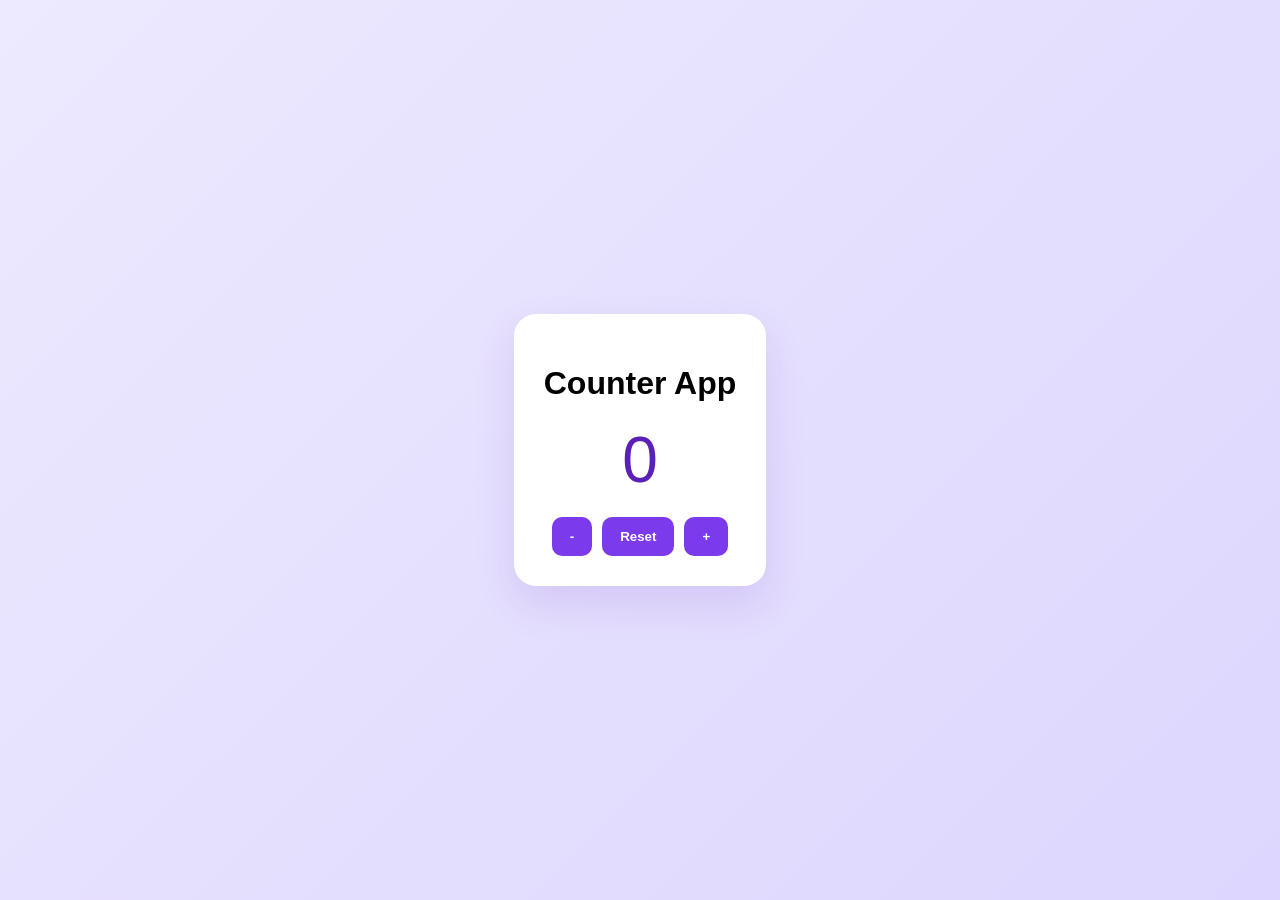
<file: 01_counter-app/index.html>
<!DOCTYPE html>
<html lang="en">
<head>
  <meta charset="UTF-8">
  <meta name="viewport" content="width=device-width, initial-scale=1.0">
  <title>Counter App</title>
  <link rel="stylesheet" href="style.css">
</head>
<body>
  <div class="counter-box">
    <h1>Counter App</h1>
    <p id="count">0</p>
    <div class="buttons">
      <button id="decreaseBtn">-</button>
      <button id="resetBtn">Reset</button>
      <button id="increaseBtn">+</button>
    </div>
  </div>
  <script src="script.js"></script>
</body>
</html>
</file>
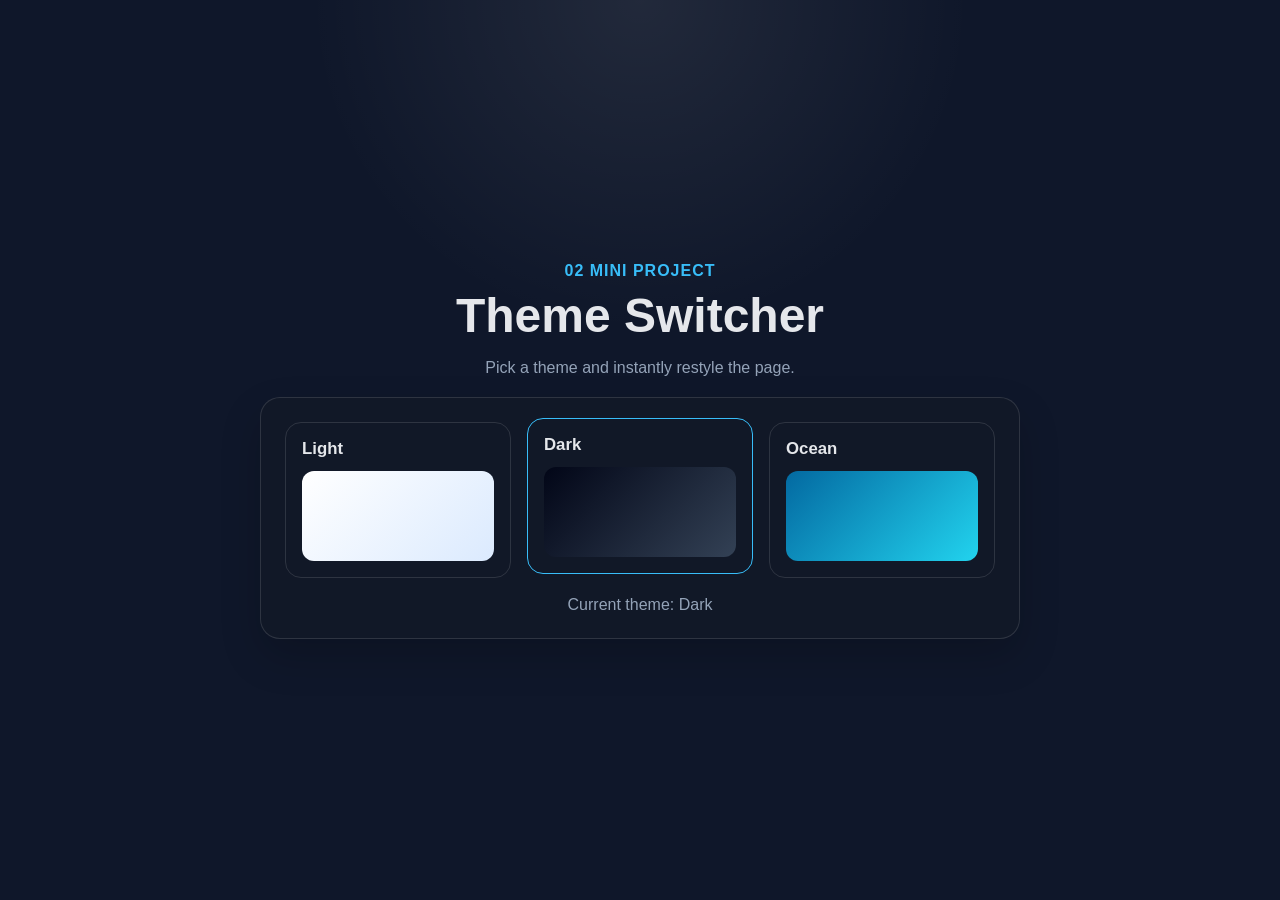
<file: 02_theme-switcher/index.html>
<!DOCTYPE html>
<html lang="en">
<head>
  <meta charset="UTF-8">
  <meta name="viewport" content="width=device-width, initial-scale=1.0">
  <title>Theme Switcher</title>
  <link rel="stylesheet" href="style.css">
</head>
<body data-theme="dark">
  <main class="app">
    <div class="hero">
      <p class="eyebrow">02 Mini Project</p>
      <h1>Theme Switcher</h1>
      <p class="subtitle">Pick a theme and instantly restyle the page.</p>
    </div>

    <section class="panel">
      <div class="theme-grid">
        <button class="theme-card active" data-theme="light">
          <span class="theme-name">Light</span>
          <span class="theme-preview light-preview"></span>
        </button>
        <button class="theme-card" data-theme="dark">
          <span class="theme-name">Dark</span>
          <span class="theme-preview dark-preview"></span>
        </button>
        <button class="theme-card" data-theme="ocean">
          <span class="theme-name">Ocean</span>
          <span class="theme-preview ocean-preview"></span>
        </button>
      </div>
      <p id="themeLabel" class="theme-label">Current theme: Dark</p>
    </section>
  </main>

  <script src="script.js"></script>
</body>
</html>
</file>
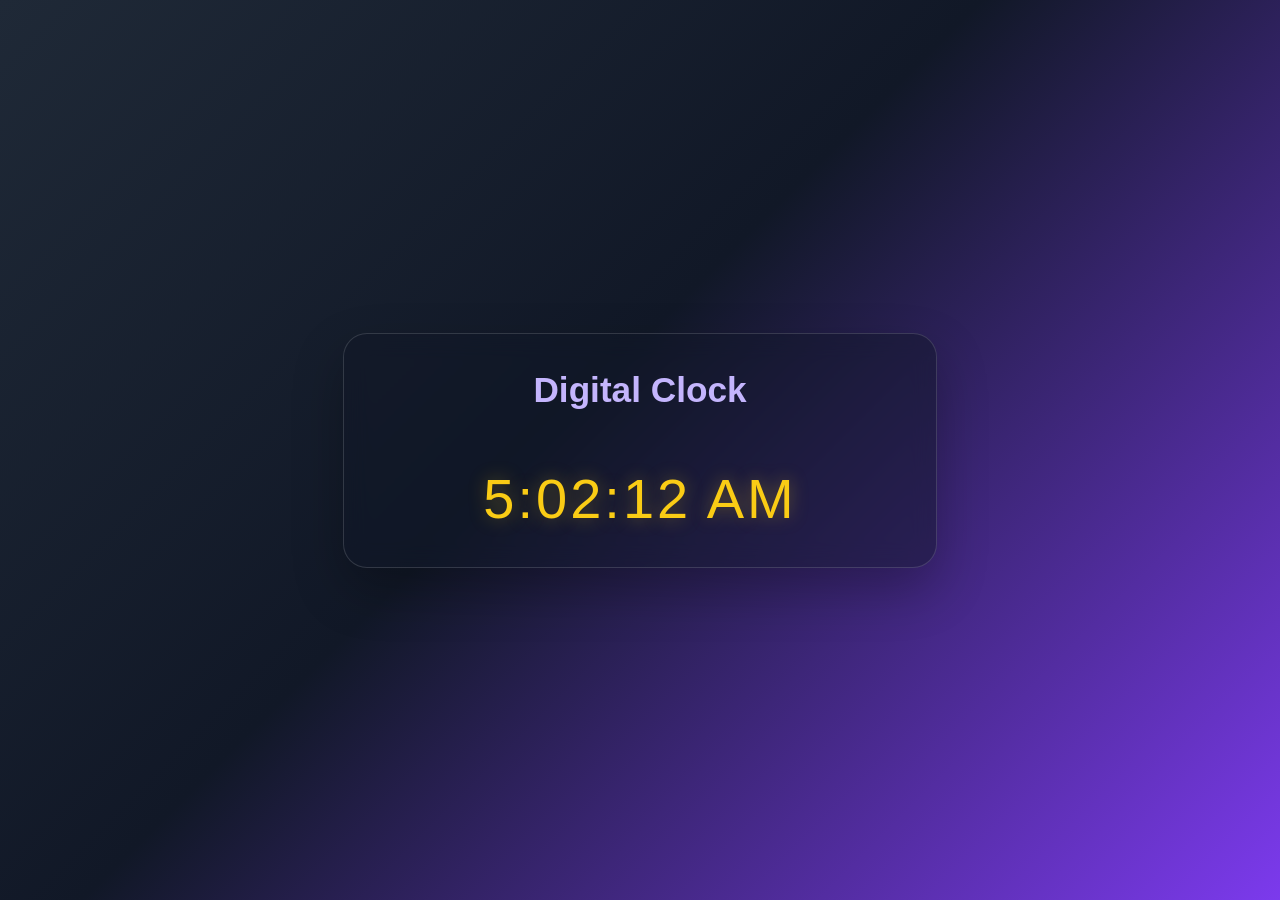
<file: 03_digital-clock/index.html>
<!DOCTYPE html>
<html lang="en">
<head>
  <meta charset="UTF-8">
  <meta name="viewport" content="width=device-width, initial-scale=1.0">
  <title>Digital Clock</title>
  <link rel="stylesheet" href="style.css">
</head>
<body>
  <div class="clock-box">
    <h1>Digital Clock</h1>
    <p id="clock">00:00:00</p>
  </div>
  <script src="script.js"></script>
</body>
</html>
</file>
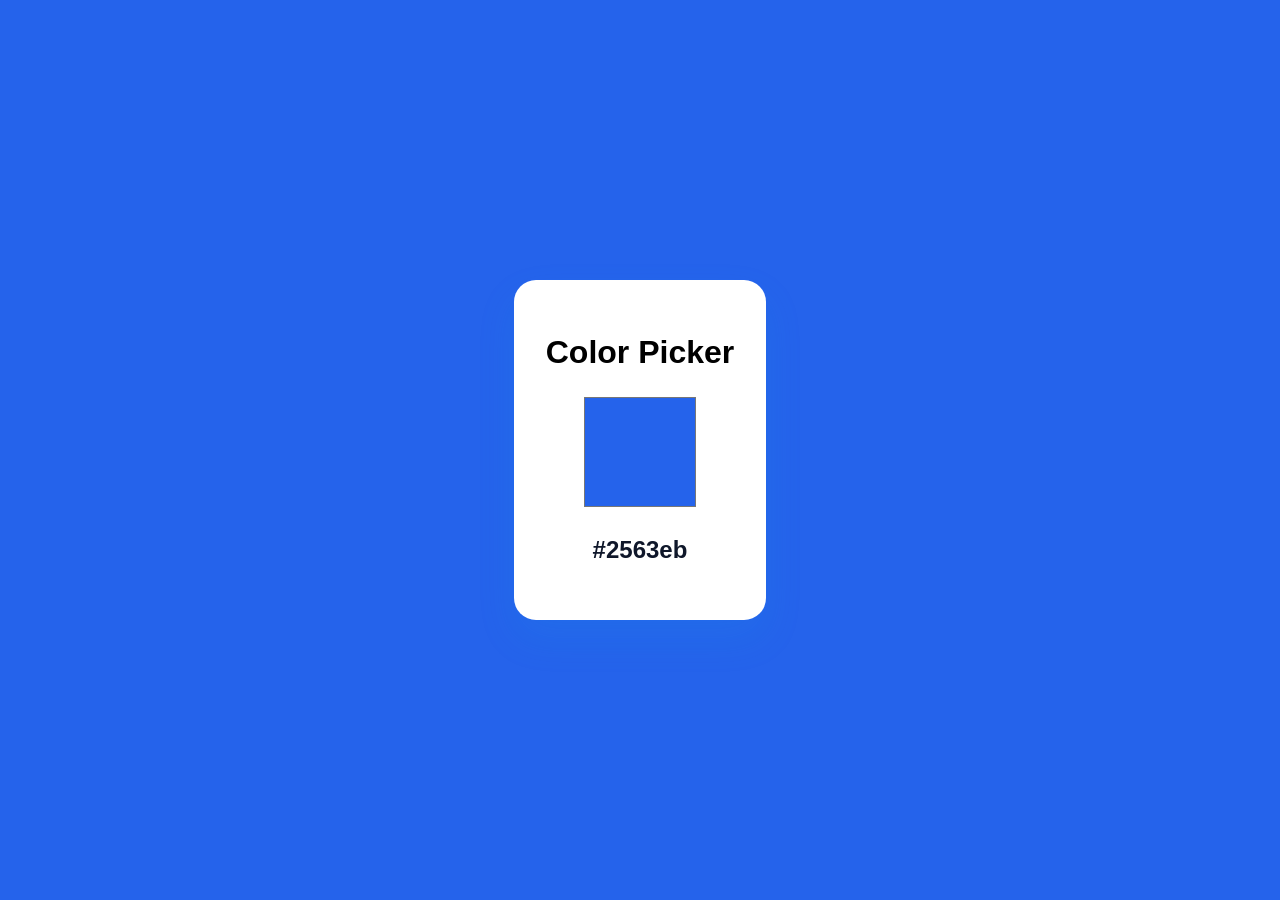
<file: 04_color-picker/index.html>
<!DOCTYPE html>
<html lang="en">
<head>
  <meta charset="UTF-8">
  <meta name="viewport" content="width=device-width, initial-scale=1.0">
  <title>Color Picker</title>
  <link rel="stylesheet" href="style.css">
</head>
<body>
  <div class="box">
    <h1>Color Picker</h1>
    <input type="color" id="colorInput" value="#2563eb">
    <p id="colorCode">#2563eb</p>
  </div>
  <script src="script.js"></script>
</body>
</html>
</file>
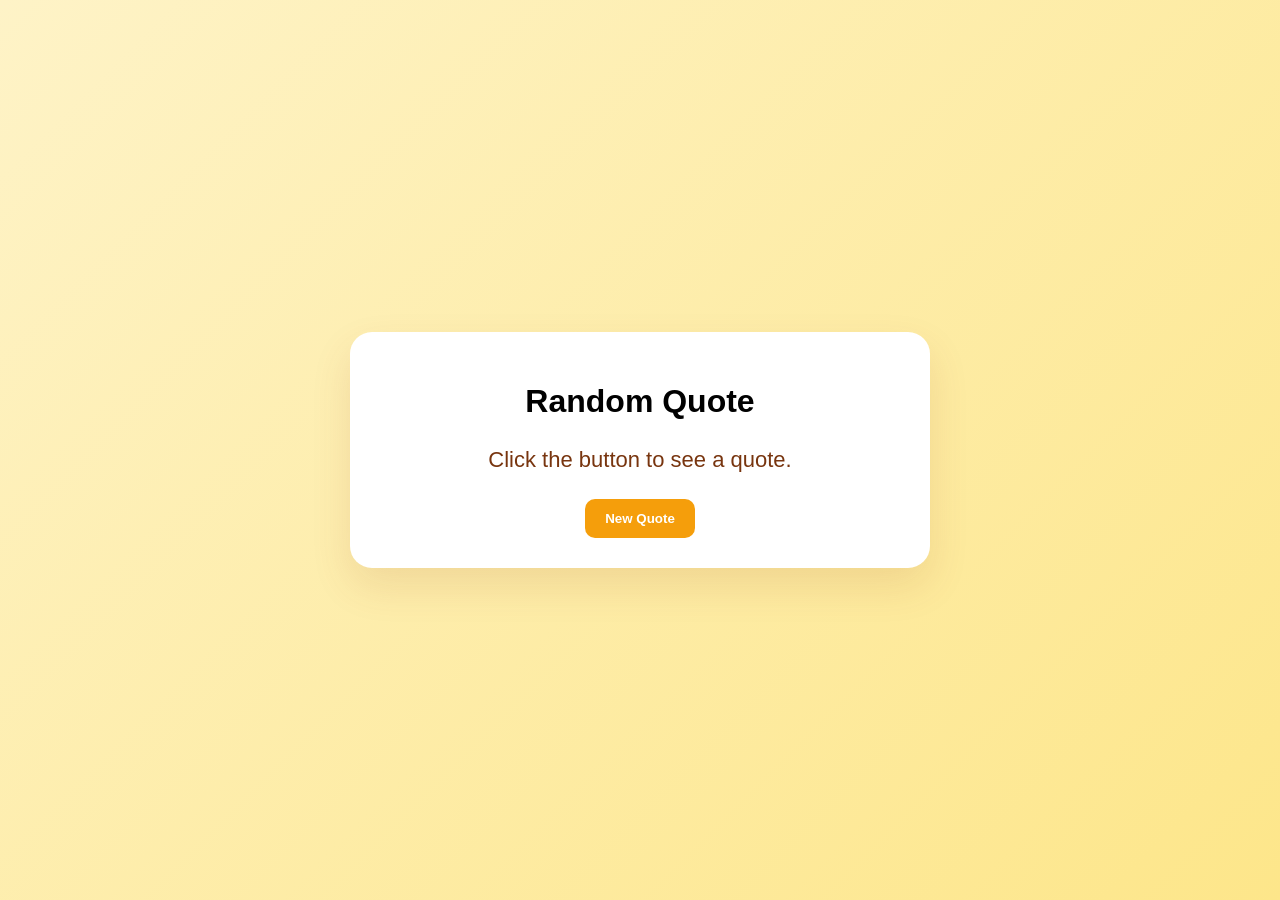
<file: 05_quote-generator/index.html>
<!DOCTYPE html>
<html lang="en">
<head>
  <meta charset="UTF-8">
  <meta name="viewport" content="width=device-width, initial-scale=1.0">
  <title>Quote Generator</title>
  <link rel="stylesheet" href="style.css">
</head>
<body>
  <div class="quote-box">
    <h1>Random Quote</h1>
    <p id="quote">Click the button to see a quote.</p>
    <button id="newQuoteBtn">New Quote</button>
  </div>
  <script src="script.js"></script>
</body>
</html>
</file>
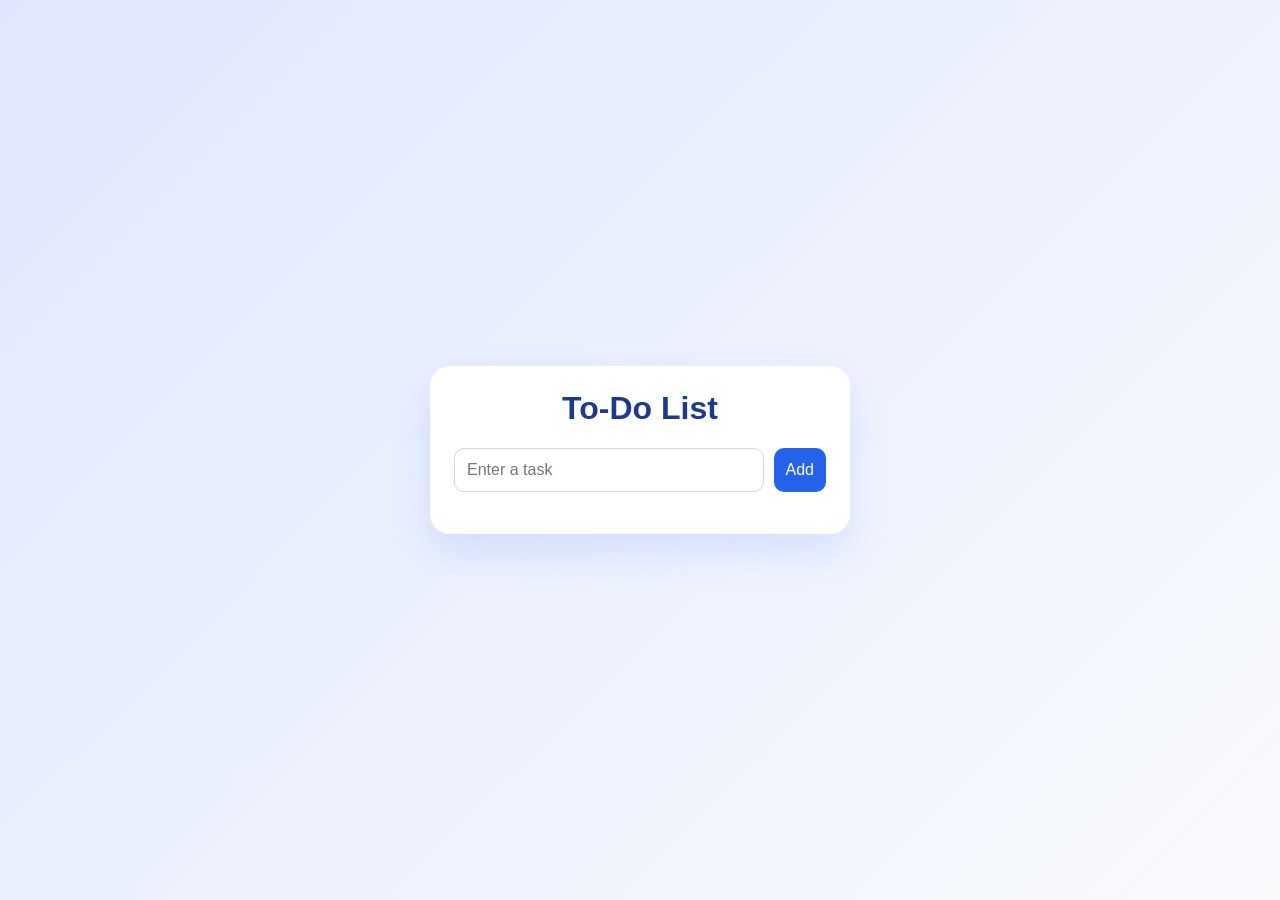
<file: 06_todo-list/index.html>
<!DOCTYPE html>
<html lang="en">
<head>
  <meta charset="UTF-8">
  <meta name="viewport" content="width=device-width, initial-scale=1.0">
  <title>To-Do List</title>
  <link rel="stylesheet" href="style.css">
</head>
<body>
  <div class="app">
    <h1>To-Do List</h1>
    <div class="input-row">
      <input type="text" id="taskInput" placeholder="Enter a task">
      <button id="addBtn">Add</button>
    </div>
    <ul id="taskList"></ul>
  </div>
  <script src="script.js"></script>
</body>
</html>
</file>
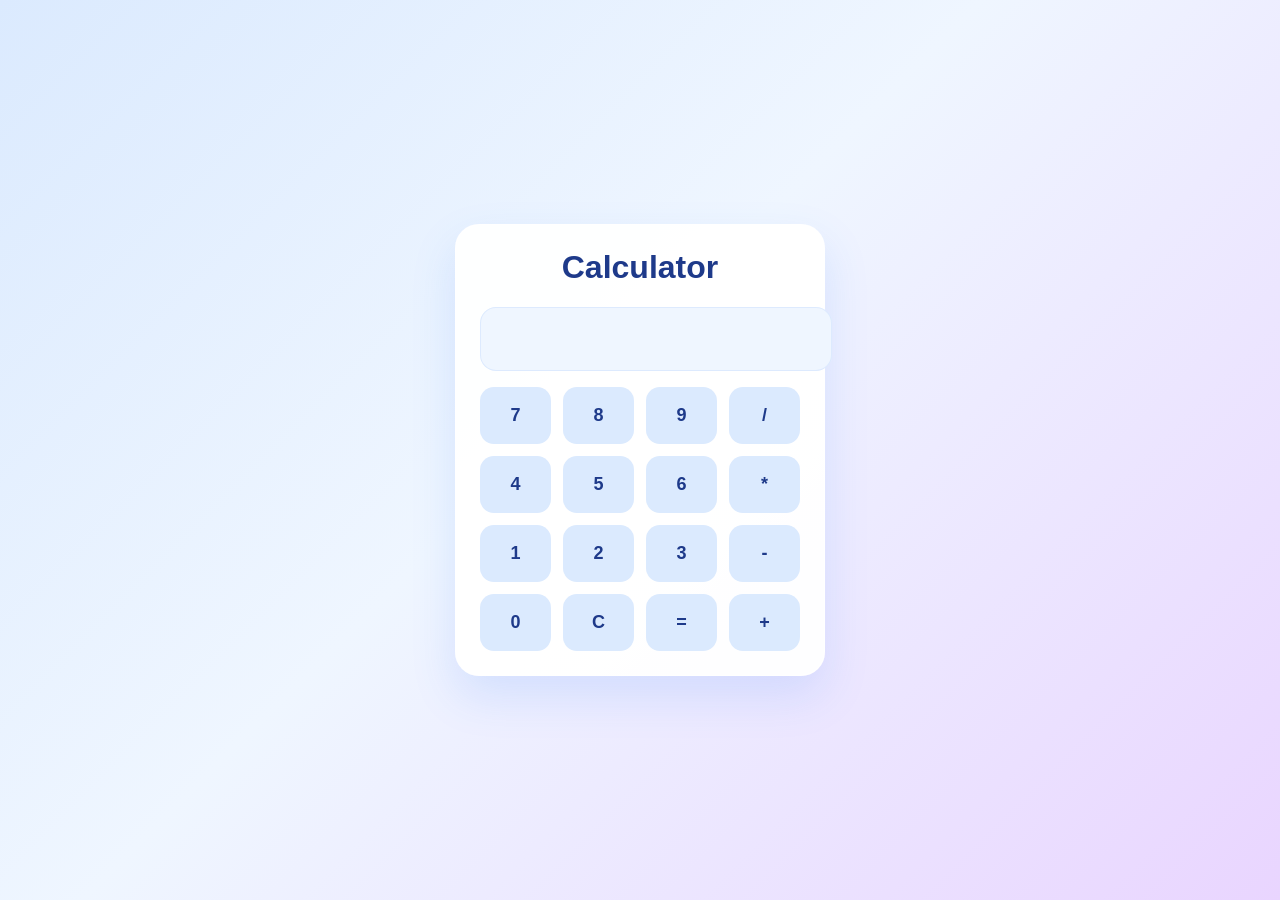
<file: 07_calculator/index.html>
<!DOCTYPE html>
<html lang="en">
<head>
  <meta charset="UTF-8">
  <meta name="viewport" content="width=device-width, initial-scale=1.0">
  <title>Calculator</title>
  <link rel="stylesheet" href="style.css">
</head>
<body>
  <div class="calculator">
    <h1>Calculator</h1>
    <input type="text" id="display" readonly>
    <div class="buttons">
      <button onclick="appendValue('7')">7</button>
      <button onclick="appendValue('8')">8</button>
      <button onclick="appendValue('9')">9</button>
      <button onclick="appendValue('/')">/</button>
      <button onclick="appendValue('4')">4</button>
      <button onclick="appendValue('5')">5</button>
      <button onclick="appendValue('6')">6</button>
      <button onclick="appendValue('*')">*</button>
      <button onclick="appendValue('1')">1</button>
      <button onclick="appendValue('2')">2</button>
      <button onclick="appendValue('3')">3</button>
      <button onclick="appendValue('-')">-</button>
      <button onclick="appendValue('0')">0</button>
      <button onclick="clearDisplay()">C</button>
      <button onclick="calculate()">=</button>
      <button onclick="appendValue('+')">+</button>
    </div>
  </div>
  <script src="script.js"></script>
</body>
</html>
</file>
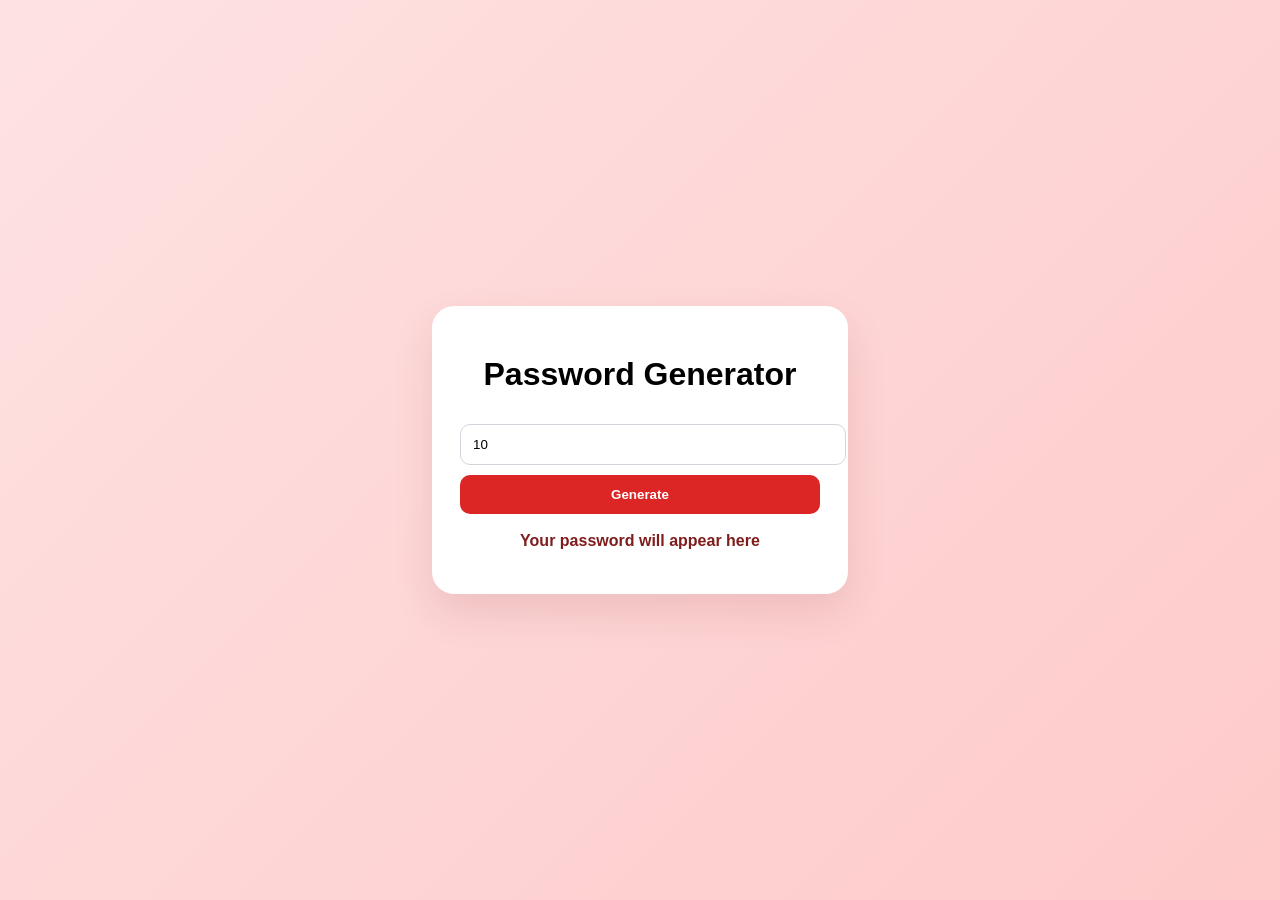
<file: 08_password-generator/index.html>
<!DOCTYPE html>
<html lang="en">
<head>
  <meta charset="UTF-8">
  <meta name="viewport" content="width=device-width, initial-scale=1.0">
  <title>Password Generator</title>
  <link rel="stylesheet" href="style.css">
</head>
<body>
  <div class="card">
    <h1>Password Generator</h1>
    <input type="number" id="lengthInput" min="4" max="24" value="10">
    <button id="generateBtn">Generate</button>
    <p id="passwordOutput">Your password will appear here</p>
  </div>
  <script src="script.js"></script>
</body>
</html>
</file>
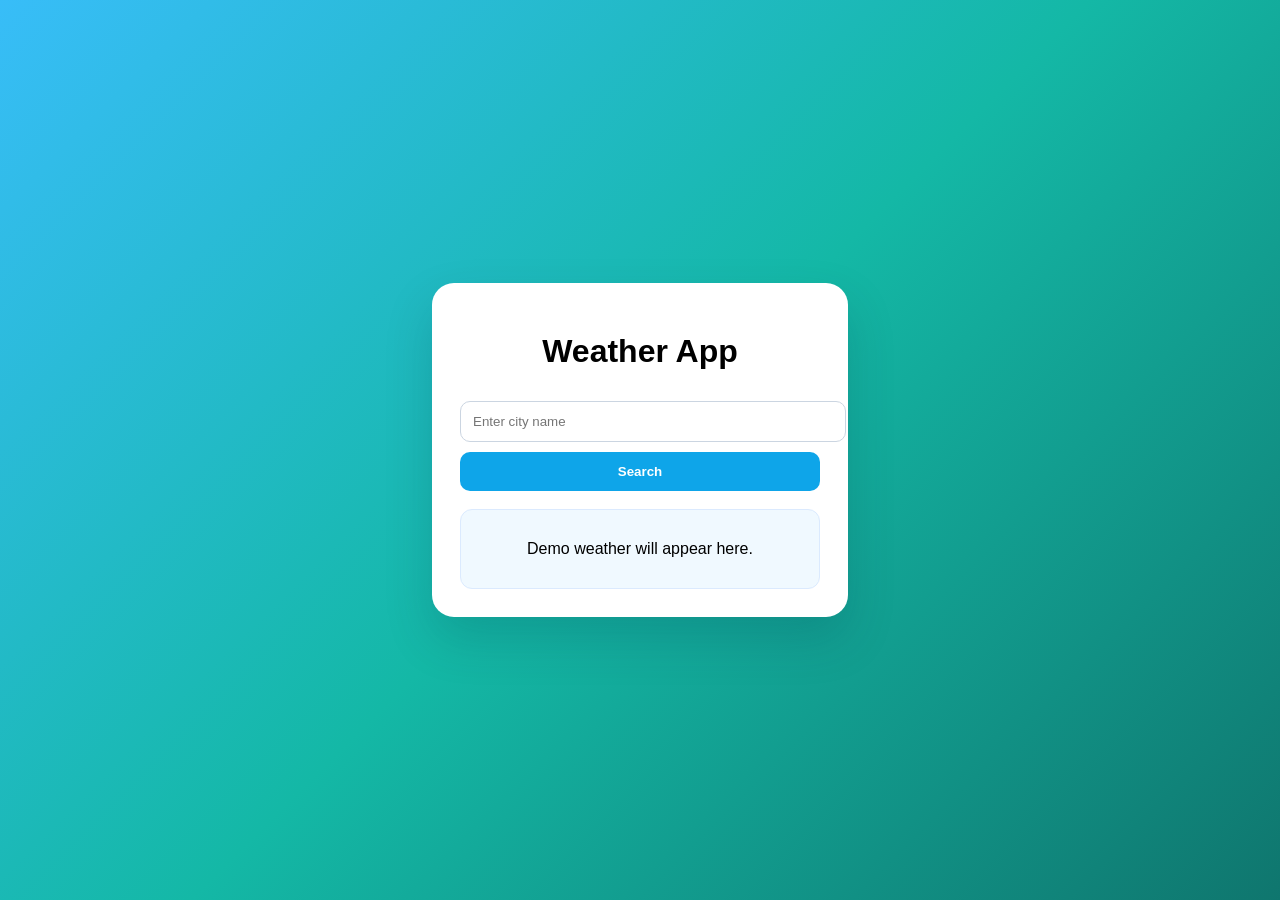
<file: 09_weather-app/index.html>
<!DOCTYPE html>
<html lang="en">
<head>
  <meta charset="UTF-8">
  <meta name="viewport" content="width=device-width, initial-scale=1.0">
  <title>Weather App</title>
  <link rel="stylesheet" href="style.css">
</head>
<body>
  <div class="card">
    <h1>Weather App</h1>
    <input type="text" id="cityInput" placeholder="Enter city name">
    <button id="searchBtn">Search</button>
    <div id="weatherResult">
      <p>Demo weather will appear here.</p>
    </div>
  </div>
  <script src="script.js"></script>
</body>
</html>
</file>
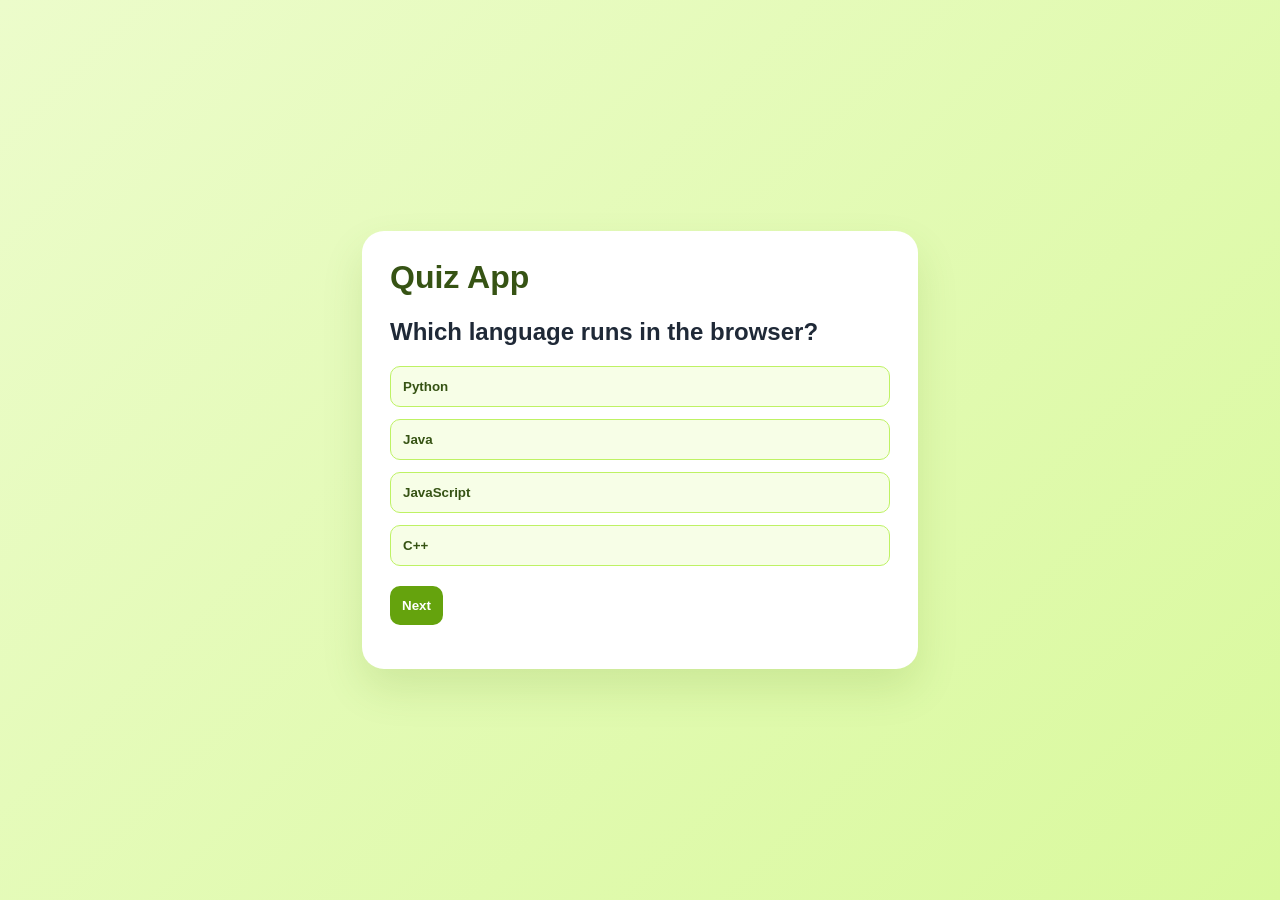
<file: 11_quiz-app/index.html>
<!DOCTYPE html>
<html lang="en">
<head>
  <meta charset="UTF-8">
  <meta name="viewport" content="width=device-width, initial-scale=1.0">
  <title>Quiz App</title>
  <link rel="stylesheet" href="style.css">
</head>
<body>
  <div class="quiz-box">
    <h1>Quiz App</h1>
    <h2 id="question">Question text</h2>
    <div id="answers"></div>
    <button id="nextBtn">Next</button>
    <p id="score"></p>
  </div>
  <script src="script.js"></script>
</body>
</html>
</file>
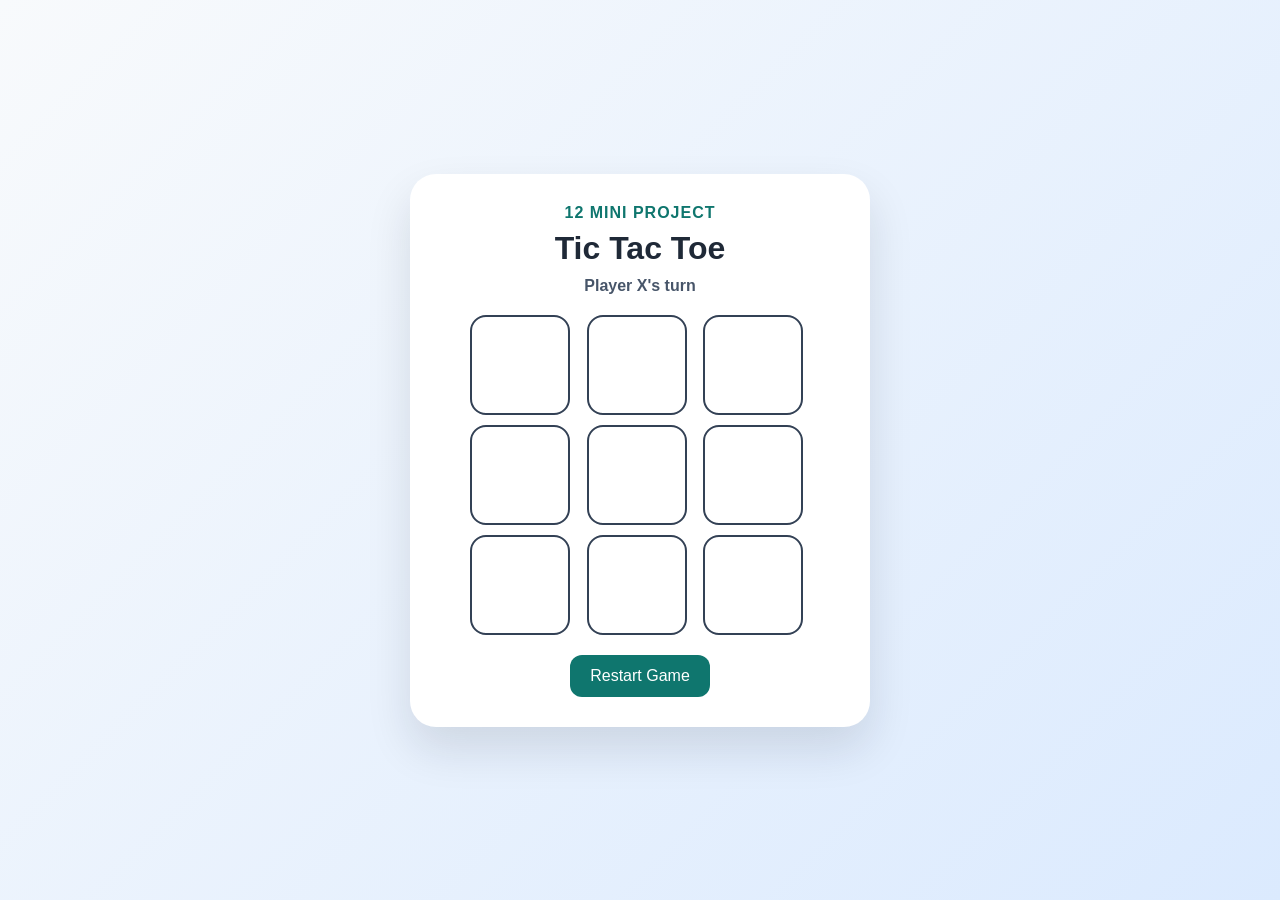
<file: 12_tic-tac-toe/index.html>
<!DOCTYPE html>
<html lang="en">
<head>
  <meta charset="UTF-8">
  <meta name="viewport" content="width=device-width, initial-scale=1.0">
  <title>Tic Tac Toe</title>
  <link rel="stylesheet" href="style.css">
</head>
<body>
  <main class="game">
    <div class="header">
      <p class="eyebrow">12 Mini Project</p>
      <h1>Tic Tac Toe</h1>
      <p id="status" class="status">Player X's turn</p>
    </div>

    <div class="board" id="board">
      <button class="cell" data-index="0"></button>
      <button class="cell" data-index="1"></button>
      <button class="cell" data-index="2"></button>
      <button class="cell" data-index="3"></button>
      <button class="cell" data-index="4"></button>
      <button class="cell" data-index="5"></button>
      <button class="cell" data-index="6"></button>
      <button class="cell" data-index="7"></button>
      <button class="cell" data-index="8"></button>
    </div>

    <button id="resetBtn" class="reset-btn">Restart Game</button>
  </main>

  <script src="script.js"></script>
</body>
</html>
</file>
<file: 01_counter-app/style.css>
body {
  margin: 0;
  min-height: 100vh;
  display: grid;
  place-items: center;
  background: linear-gradient(135deg, #ede9fe, #ddd6fe);
  font-family: Arial, sans-serif;
}

.counter-box {
  text-align: center;
  background: white;
  padding: 30px;
  border-radius: 22px;
  box-shadow: 0 18px 40px rgba(91, 33, 182, 0.12);
}

#count {
  font-size: 64px;
  margin: 10px 0 20px;
  color: #5b21b6;
}

.buttons {
  display: flex;
  gap: 10px;
  justify-content: center;
}

button {
  padding: 12px 18px;
  border: none;
  border-radius: 10px;
  cursor: pointer;
  background: #7c3aed;
  color: white;
  font-weight: bold;
  transition: transform 0.15s ease, background 0.2s ease;
}

button:hover {
  background: #6d28d9;
  transform: translateY(-1px);
}
</file>
<file: 02_theme-switcher/style.css>
:root {
  --bg: #0f172a;
  --card: #111827;
  --text: #e5e7eb;
  --muted: #94a3b8;
  --accent: #38bdf8;
  --border: rgba(255, 255, 255, 0.12);
}

body[data-theme="light"] {
  --bg: #f8fafc;
  --card: #ffffff;
  --text: #0f172a;
  --muted: #475569;
  --accent: #2563eb;
  --border: rgba(15, 23, 42, 0.1);
}

body[data-theme="dark"] {
  --bg: #0f172a;
  --card: #111827;
  --text: #e5e7eb;
  --muted: #94a3b8;
  --accent: #38bdf8;
  --border: rgba(255, 255, 255, 0.12);
}

body[data-theme="ocean"] {
  --bg: #082f49;
  --card: #0c4a6e;
  --text: #e0f2fe;
  --muted: #bae6fd;
  --accent: #22d3ee;
  --border: rgba(255, 255, 255, 0.16);
}

* {
  box-sizing: border-box;
}

body {
  margin: 0;
  min-height: 100vh;
  display: grid;
  place-items: center;
  padding: 24px;
  font-family: Arial, sans-serif;
  background: radial-gradient(circle at top, rgba(255, 255, 255, 0.08), transparent 30%), var(--bg);
  color: var(--text);
  transition: background 0.3s ease, color 0.3s ease;
}

.app {
  width: min(760px, 100%);
}

.hero {
  text-align: center;
  margin-bottom: 20px;
}

.eyebrow {
  margin: 0 0 8px;
  color: var(--accent);
  font-weight: bold;
  text-transform: uppercase;
  letter-spacing: 1px;
}

h1 {
  margin: 0;
  font-size: clamp(2rem, 4vw, 3rem);
}

.subtitle {
  color: var(--muted);
}

.panel {
  background: var(--card);
  border: 1px solid var(--border);
  border-radius: 20px;
  padding: 24px;
  box-shadow: 0 18px 40px rgba(0, 0, 0, 0.18);
}

.theme-grid {
  display: grid;
  grid-template-columns: repeat(auto-fit, minmax(180px, 1fr));
  gap: 16px;
}

.theme-card {
  background: transparent;
  border: 1px solid var(--border);
  border-radius: 16px;
  padding: 16px;
  color: inherit;
  cursor: pointer;
  text-align: left;
  transition: transform 0.2s ease, border-color 0.2s ease;
}

.theme-card:hover,
.theme-card.active {
  transform: translateY(-4px);
  border-color: var(--accent);
}

.theme-name {
  display: block;
  font-size: 1.05rem;
  font-weight: bold;
  margin-bottom: 12px;
}

.theme-preview {
  display: block;
  height: 90px;
  border-radius: 12px;
}

.light-preview {
  background: linear-gradient(135deg, #ffffff, #dbeafe);
}

.dark-preview {
  background: linear-gradient(135deg, #020617, #334155);
}

.ocean-preview {
  background: linear-gradient(135deg, #0369a1, #22d3ee);
}

.theme-label {
  margin: 18px 0 0;
  text-align: center;
  color: var(--muted);
}
</file>
<file: 03_digital-clock/style.css>
body {
  margin: 0;
  min-height: 100vh;
  display: grid;
  place-items: center;
  background: linear-gradient(135deg, #1f2937, #111827 45%, #7c3aed);
  color: white;
  font-family: Arial, sans-serif;
}

.clock-box {
  text-align: center;
  padding: 36px;
  border-radius: 24px;
  background: rgba(17, 24, 39, 0.45);
  border: 1px solid rgba(255, 255, 255, 0.14);
  box-shadow: 0 22px 50px rgba(0, 0, 0, 0.25);
  backdrop-filter: blur(12px);
  min-width: min(520px, 92vw);
}

h1 {
  margin-top: 0;
  margin-bottom: 14px;
  color: #c4b5fd;
  font-size: 2.2rem;
}

#clock {
  font-size: 56px;
  letter-spacing: 3px;
  margin-bottom: 0;
  color: #facc15;
  text-shadow: 0 0 18px rgba(250, 204, 21, 0.35);
}
</file>
<file: 04_color-picker/style.css>
body {
  margin: 0;
  min-height: 100vh;
  display: grid;
  place-items: center;
  font-family: Arial, sans-serif;
  background: linear-gradient(135deg, #e0f2fe, #f8fafc);
}

.box {
  text-align: center;
  background: white;
  padding: 32px;
  border-radius: 22px;
  box-shadow: 0 18px 38px rgba(14, 165, 233, 0.12);
}

input {
  width: 120px;
  height: 120px;
  border: none;
  background: none;
  cursor: pointer;
}

#colorCode {
  font-size: 24px;
  font-weight: bold;
  color: #0f172a;
}
</file>
<file: 05_quote-generator/style.css>
body {
  margin: 0;
  min-height: 100vh;
  display: grid;
  place-items: center;
  background: linear-gradient(135deg, #fef3c7, #fde68a);
  font-family: Arial, sans-serif;
}

.quote-box {
  width: min(520px, 92vw);
  text-align: center;
  background: white;
  padding: 30px;
  border-radius: 22px;
  box-shadow: 0 18px 40px rgba(146, 64, 14, 0.12);
}

#quote {
  font-size: 22px;
  line-height: 1.6;
  color: #78350f;
}

button {
  padding: 12px 20px;
  border: none;
  border-radius: 10px;
  background: #f59e0b;
  color: white;
  cursor: pointer;
  font-weight: bold;
  transition: transform 0.15s ease, background 0.2s ease;
}

button:hover {
  background: #d97706;
  transform: translateY(-1px);
}
</file>
<file: 06_todo-list/style.css>
* {
  box-sizing: border-box;
}

body {
  margin: 0;
  font-family: Arial, sans-serif;
  background: linear-gradient(135deg, #e0e7ff, #f8fafc);
  display: grid;
  place-items: center;
  min-height: 100vh;
}

.app {
  width: min(420px, 92vw);
  background: #fff;
  padding: 24px;
  border-radius: 20px;
  box-shadow: 0 18px 40px rgba(37, 99, 235, 0.12);
}

h1 {
  margin-top: 0;
  text-align: center;
  color: #1e3a8a;
}

.input-row {
  display: flex;
  gap: 10px;
}

input,
button {
  padding: 12px;
  border-radius: 10px;
  border: 1px solid #d0d7e2;
  font-size: 16px;
}

input {
  flex: 1;
}

button {
  background: #2563eb;
  color: #fff;
  cursor: pointer;
  border: none;
  transition: transform 0.15s ease, opacity 0.2s ease;
}

button:hover {
  transform: translateY(-1px);
  opacity: 0.95;
}

ul {
  list-style: none;
  padding: 0;
  margin: 18px 0 0;
}

li {
  display: flex;
  align-items: center;
  gap: 12px;
  padding: 12px 14px;
  background: #eef2ff;
  border-radius: 14px;
  margin-bottom: 10px;
  border: 1px solid #dbeafe;
}

.task-text {
  flex: 1;
}

li.done .task-text {
  text-decoration: line-through;
  color: #6b7280;
}

li button {
  background: #ef4444;
  border: none;
  padding: 10px 12px;
}

.task-check {
  width: 18px;
  height: 18px;
  accent-color: #2563eb;
}
</file>
<file: 07_calculator/style.css>
body {
  margin: 0;
  min-height: 100vh;
  display: grid;
  place-items: center;
  font-family: Arial, sans-serif;
  background: linear-gradient(135deg, #dbeafe, #eff6ff 45%, #e9d5ff);
}

.calculator {
  width: min(320px, 92vw);
  background: rgba(255, 255, 255, 0.95);
  padding: 24px;
  border-radius: 24px;
  box-shadow: 0 20px 45px rgba(59, 130, 246, 0.15);
  border: 1px solid rgba(255, 255, 255, 0.8);
}

h1 {
  text-align: center;
  margin-top: 0;
  color: #1e3a8a;
}

#display {
  width: 100%;
  padding: 16px;
  margin-bottom: 16px;
  font-size: 28px;
  font-weight: bold;
  text-align: right;
  border: none;
  border-radius: 16px;
  background: #eff6ff;
  color: #0f172a;
  box-shadow: inset 0 0 0 1px rgba(59, 130, 246, 0.1);
}

.buttons {
  display: grid;
  grid-template-columns: repeat(4, 1fr);
  gap: 12px;
}

button {
  padding: 18px;
  font-size: 18px;
  border: none;
  border-radius: 14px;
  background: #dbeafe;
  color: #1e3a8a;
  font-weight: bold;
  cursor: pointer;
  transition: transform 0.15s ease, background 0.2s ease, box-shadow 0.2s ease;
}

button:hover {
  background: #bfdbfe;
  transform: translateY(-2px);
  box-shadow: 0 10px 18px rgba(59, 130, 246, 0.18);
}
</file>
<file: 08_password-generator/style.css>
body {
  margin: 0;
  min-height: 100vh;
  display: grid;
  place-items: center;
  background: linear-gradient(135deg, #fee2e2, #fecaca);
  font-family: Arial, sans-serif;
}

.card {
  width: min(360px, 92vw);
  text-align: center;
  background: white;
  padding: 28px;
  border-radius: 22px;
  box-shadow: 0 18px 40px rgba(127, 29, 29, 0.12);
}

input,
button {
  width: 100%;
  padding: 12px;
  margin-top: 10px;
  border-radius: 10px;
  border: 1px solid #d1d5db;
}

button {
  background: #dc2626;
  color: white;
  border: none;
  cursor: pointer;
  font-weight: bold;
  transition: transform 0.15s ease, background 0.2s ease;
}

button:hover {
  background: #b91c1c;
  transform: translateY(-1px);
}

#passwordOutput {
  margin-top: 18px;
  word-break: break-all;
  font-weight: bold;
  color: #7f1d1d;
}
</file>
<file: 09_weather-app/style.css>
body {
  margin: 0;
  min-height: 100vh;
  display: grid;
  place-items: center;
  font-family: Arial, sans-serif;
  background: linear-gradient(135deg, #38bdf8, #14b8a6, #0f766e);
}

.card {
  width: min(360px, 92vw);
  background: white;
  border-radius: 22px;
  padding: 28px;
  text-align: center;
  box-shadow: 0 22px 48px rgba(8, 47, 73, 0.18);
}

input,
button {
  width: 100%;
  padding: 12px;
  margin-top: 10px;
  border-radius: 10px;
  border: 1px solid #cbd5e1;
}

button {
  background: #0ea5e9;
  color: white;
  border: none;
  cursor: pointer;
  font-weight: bold;
  transition: transform 0.15s ease, background 0.2s ease;
}

button:hover {
  background: #0284c7;
  transform: translateY(-1px);
}

#weatherResult {
  margin-top: 18px;
  background: #f0f9ff;
  padding: 14px;
  border-radius: 12px;
  border: 1px solid #dbeafe;
}
</file>
<file: 11_quiz-app/style.css>
body {
  margin: 0;
  min-height: 100vh;
  display: grid;
  place-items: center;
  background: linear-gradient(135deg, #ecfccb, #d9f99d);
  font-family: Arial, sans-serif;
}

.quiz-box {
  width: min(500px, 92vw);
  background: white;
  padding: 28px;
  border-radius: 22px;
  box-shadow: 0 20px 42px rgba(77, 124, 15, 0.14);
}

h1 {
  margin-top: 0;
  color: #365314;
}

#question {
  color: #1f2937;
}

#answers {
  display: grid;
  gap: 12px;
  margin: 20px 0;
}

button {
  padding: 12px;
  border: none;
  border-radius: 10px;
  background: #65a30d;
  color: white;
  cursor: pointer;
  font-weight: bold;
  transition: transform 0.15s ease, background 0.2s ease, opacity 0.2s ease;
}

button:hover:enabled {
  background: #4d7c0f;
  transform: translateY(-1px);
}

#answers button {
  text-align: left;
  background: #f7fee7;
  color: #365314;
  border: 1px solid #bef264;
}

#answers button:hover:enabled {
  background: #ecfccb;
}

#answers button.selected {
  background: #fef3c7;
  color: #92400e;
  border-color: #fbbf24;
}

#answers button.correct {
  background: #dcfce7;
  color: #166534;
  border-color: #4ade80;
}

#answers button.wrong {
  background: #fee2e2;
  color: #991b1b;
  border-color: #f87171;
}

#answers button:disabled {
  opacity: 1;
  cursor: default;
}

#score {
  margin-bottom: 0;
  font-weight: bold;
  color: #365314;
}
</file>
<file: 12_tic-tac-toe/style.css>
* {
  box-sizing: border-box;
}

body {
  margin: 0;
  min-height: 100vh;
  display: grid;
  place-items: center;
  padding: 24px;
  font-family: Arial, sans-serif;
  background: linear-gradient(135deg, #f8fafc, #dbeafe);
  color: #1f2937;
}

.game {
  width: min(460px, 100%);
  text-align: center;
  background: #ffffff;
  padding: 30px;
  border-radius: 26px;
  box-shadow: 0 22px 45px rgba(15, 23, 42, 0.12);
}

.eyebrow {
  margin: 0 0 8px;
  color: #0f766e;
  font-weight: bold;
  text-transform: uppercase;
  letter-spacing: 1px;
}

h1 {
  margin: 0 0 10px;
}

.status {
  margin: 0 0 20px;
  color: #475569;
  font-weight: bold;
}

.board {
  display: grid;
  grid-template-columns: repeat(3, 1fr);
  gap: 10px;
  max-width: 340px;
  margin: 0 auto;
}

.cell {
  width: 100px;
  height: 100px;
  border: 2px solid #334155;
  border-radius: 16px;
  background: #ffffff;
  font-size: 3.25rem;
  font-weight: bold;
  color: #1d4ed8;
  cursor: pointer;
  transition: transform 0.15s ease, background 0.2s ease, box-shadow 0.2s ease;
}

.cell:hover:enabled {
  background: #f1f5f9;
  transform: scale(1.03);
  box-shadow: 0 8px 18px rgba(15, 23, 42, 0.08);
}

.cell:disabled {
  cursor: not-allowed;
}

.reset-btn {
  margin-top: 20px;
  padding: 12px 20px;
  border: none;
  border-radius: 12px;
  background: #0f766e;
  color: white;
  font-size: 1rem;
  cursor: pointer;
  transition: transform 0.15s ease, background 0.2s ease;
}

.reset-btn:hover {
  background: #0d9488;
  transform: translateY(-1px);
}
</file>
